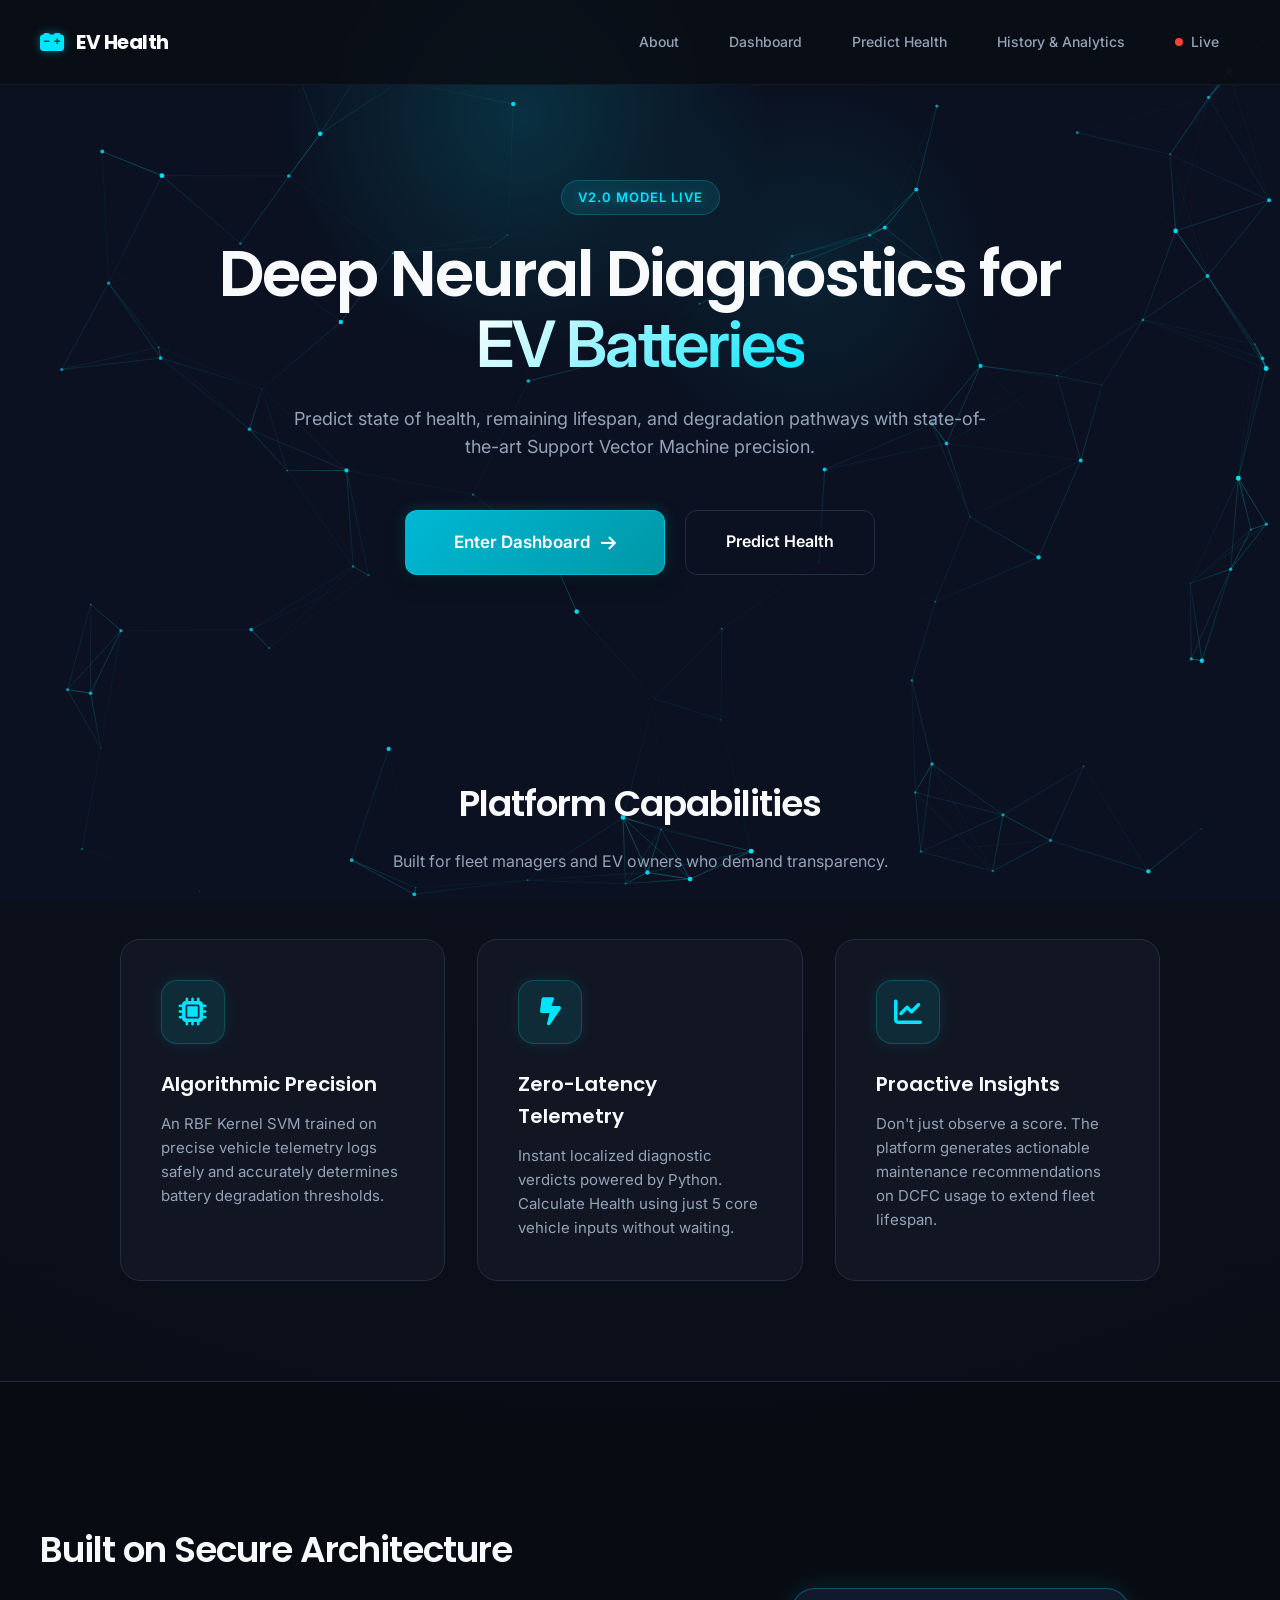
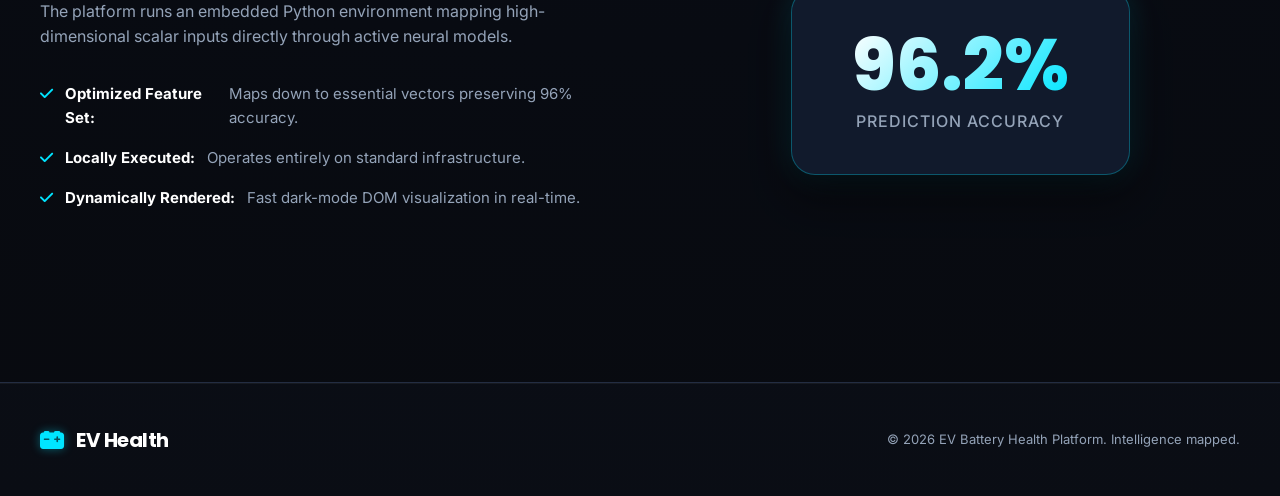
<file: index.html>
<!DOCTYPE html>
<html lang="en">
<head>
    <meta charset="UTF-8">
    <meta name="viewport" content="width=device-width, initial-scale=1.0">
    <meta name="description" content="EV Battery Health Prediction - AI-Powered Diagnostics Platform">
    <title>EV Battery Health | Neural Diagnostics</title>
    <!-- Fonts -->
    <link href="https://fonts.googleapis.com/css2?family=Inter:wght@300;400;500;600;700&family=Poppins:wght@400;500;600;700;800&display=swap" rel="stylesheet">
    <!-- FontAwesome -->
    <link rel="stylesheet" href="https://cdnjs.cloudflare.com/ajax/libs/font-awesome/6.4.0/css/all.min.css">
    <!-- Main Style -->
    <link rel="stylesheet" href="style.css">
    <!-- Favicon -->
    <link rel="icon" type="image/svg+xml" href="favicon.svg">
</head>
<body class="landing-body">
    <canvas id="bg-canvas"></canvas>

    <!-- Landing Navigation -->
    <nav class="premium-navbar">
        <div class="nav-container">
            <a href="index.html" class="logo" style="text-decoration: none;">
                <i class="fa-solid fa-car-battery logo-icon"></i>
                <div class="logo-text">EV Health</div>
            </a>
            <div class="nav-links">
                <a href="#features" class="nav-item">About</a>
                <a href="dashboard.html" class="nav-item">Dashboard</a>
                <a href="dashboard.html#predict-view" class="nav-item">Predict Health</a>
                <a href="dashboard.html#analytics-view" class="nav-item">History & Analytics</a>
                <div class="nav-item live-indicator"><div class="live-dot"></div> Live</div>
            </div>
        </div>
    </nav>

    <!-- Hero Section -->
    <header class="hero-section">
        <div class="hero-glow-1"></div>
        <div class="hero-glow-2"></div>
        
        <div class="hero-container">
            <div class="hero-badge">v2.0 Model Live</div>
            <h1 class="hero-title">Deep Neural Diagnostics for<br><span class="text-gradient">EV Batteries</span></h1>
            <p class="hero-subtitle">Predict state of health, remaining lifespan, and degradation pathways with state-of-the-art Support Vector Machine precision.</p>
            
            <div class="hero-actions">
                <a href="dashboard.html" class="primary-btn massive-btn glowing-btn">
                    Enter Dashboard <i class="fa-solid fa-arrow-right"></i>
                </a>
                <a href="dashboard.html#predict-view" class="secondary-btn massive-btn ghost-btn">
                    Predict Health
                </a>
            </div>
        </div>
    </header>

    <!-- Features Section -->
    <section id="features" class="features-section">
        <div class="section-header">
            <h2>Platform Capabilities</h2>
            <p>Built for fleet managers and EV owners who demand transparency.</p>
        </div>
        
        <div class="features-grid">
            <div class="feature-card">
                <div class="feature-icon"><i class="fa-solid fa-microchip"></i></div>
                <h3>Algorithmic Precision</h3>
                <p>An RBF Kernel SVM trained on precise vehicle telemetry logs safely and accurately determines battery degradation thresholds.</p>
            </div>
            <div class="feature-card">
                <div class="feature-icon"><i class="fa-solid fa-bolt-lightning"></i></div>
                <h3>Zero-Latency Telemetry</h3>
                <p>Instant localized diagnostic verdicts powered by Python. Calculate Health using just 5 core vehicle inputs without waiting.</p>
            </div>
            <div class="feature-card">
                <div class="feature-icon"><i class="fa-solid fa-chart-line"></i></div>
                <h3>Proactive Insights</h3>
                <p>Don't just observe a score. The platform generates actionable maintenance recommendations on DCFC usage to extend fleet lifespan.</p>
            </div>
        </div>
    </section>

    <!-- Technology / Architecture Section -->
    <section id="technology" class="tech-section">
        <div class="tech-container">
            <div class="tech-text">
                <h2>Built on Secure Architecture</h2>
                <p>The platform runs an embedded Python environment mapping high-dimensional scalar inputs directly through active neural models.</p>
                <ul class="tech-list">
                    <li><i class="fa-solid fa-check text-primary"></i> <strong>Optimized Feature Set:</strong> Maps down to essential vectors preserving 96% accuracy.</li>
                    <li><i class="fa-solid fa-check text-primary"></i> <strong>Locally Executed:</strong> Operates entirely on standard infrastructure.</li>
                    <li><i class="fa-solid fa-check text-primary"></i> <strong>Dynamically Rendered:</strong> Fast dark-mode DOM visualization in real-time.</li>
                </ul>
            </div>
            <div class="tech-visual">
                <div class="floating-stat-card">
                    <div class="stat-value text-gradient">96.2%</div>
                    <div class="stat-label">Prediction Accuracy</div>
                </div>
            </div>
        </div>
    </section>

    <!-- Landing Footer -->
    <footer class="landing-footer">
        <div class="footer-content">
            <div class="logo">
                <i class="fa-solid fa-car-battery logo-icon"></i>
                <div class="logo-text">EV Health</div>
            </div>
            <p class="copyright">&copy; 2026 EV Battery Health Platform. Intelligence mapped.</p>
        </div>
    </footer>

    <script src="script.js"></script>
</body>
</html>
</file>
<file: style.css>
/* =========================================================
   EV Battery Health Predictor - Premium Dark Style Sheet
   ========================================================= */

   :root {
    /* Premium Color Palette (Obsidian & Electric Cyan) */
    --primary-blue: #00E5FF;     /* Electric Cyan */
    --dark-blue: #00B8D4;        /* Deep Cyan */
    --success-green: #10B981;    /* Emerald 500 */
    --warning-amber: #F59E0B;    /* Amber 500 */
    --danger-red: #F43F5E;       /* Rose 500 */
    --bg-gray: #0A0D14;          /* Deep Obsidian Background */
    --card-white: #151A28;       /* Elevated Dark Surface */
    --text-dark: #F8FAFC;        /* Bright White Text */
    --text-gray: #94A3B8;        /* Muted Text */
    --border-soft: #232D42;      /* Distinct Subdued Border */
    
    /* Layout */
    --sidebar-width: 260px;
    --header-height: 72px;
    
    /* Shadows & Effects (Dark Glows & Shadows) */
    --shadow-sm: 0 4px 6px -1px rgba(0, 0, 0, 0.4);
    --shadow-md: 0 10px 15px -3px rgba(0, 0, 0, 0.5);
    --shadow-lg: 0 20px 25px -5px rgba(0, 0, 0, 0.6), 0 0 15px rgba(0, 229, 255, 0.05);
    --border-radius: 16px;
    --radius-lg: 16px;
    --transition-speed: 0.3s;
}

#bg-canvas {
    position: fixed;
    top: 0;
    left: 0;
    width: 100%;
    height: 100%;
    z-index: -2;
    pointer-events: none;
    background: #0B1120;
}

/* Base Styles */
* {
    margin: 0;
    padding: 0;
    box-sizing: border-box;
    font-family: 'Inter', sans-serif;
}

body {
    background-color: var(--bg-gray);
    color: var(--text-dark);
    font-size: 15px;
    line-height: 1.6;
    -webkit-font-smoothing: antialiased;
}

.unified-body {
    background: radial-gradient(circle at top center, #0B1120 0%, var(--bg-gray) 100%);
    min-height: 100vh;
}

h1, h2, h3, h4, h5, h6 {
    font-family: 'Poppins', sans-serif;
    color: var(--text-dark);
    font-weight: 600;
}

a {
    text-decoration: none;
    color: var(--primary-blue);
}

/* Scrollbar */
::-webkit-scrollbar { width: 6px; height: 6px; }
::-webkit-scrollbar-track { background: var(--bg-gray); }
::-webkit-scrollbar-thumb {
    background: #334155;
    border-radius: 4px;
}
::-webkit-scrollbar-thumb:hover { background: var(--text-gray); }

/* =========================================
   Layout Containers
   ========================================= */
.app-container { display: flex; min-height: 100vh; }

/* Main App Unified Layout */
.main-container {
    flex: 1;
    padding: 90px 40px 20px; /* Offset for fixed top navbar */
    max-width: 1400px;
    margin: 0 auto;
    width: 100%;
}

.premium-navbar {
    position: fixed; width: 100%; top: 0; z-index: 1000;
    background: rgba(10, 13, 20, 0.85);
    backdrop-filter: blur(16px);
    border-bottom: 1px solid rgba(255, 255, 255, 0.05);
}

.premium-navbar .nav-links {
    display: flex; align-items: center; gap: 8px;
}

.premium-navbar .nav-item {
    margin: 0; padding: 10px 20px; border-radius: 30px;
    color: var(--text-gray); font-weight: 500; font-size: 14px;
    text-decoration: none; transition: all 0.2s ease;
    border: 1px solid transparent;
}

.premium-navbar .nav-item:hover {
    color: var(--text-dark); background: rgba(255, 255, 255, 0.05);
}

.premium-navbar .nav-item.active {
    background: rgba(0, 229, 255, 0.1); border-color: rgba(0, 229, 255, 0.2);
    color: var(--primary-blue); font-weight: 600;
    text-shadow: 0 0 8px rgba(0, 229, 255, 0.5);
}

/* Live Indicator */
.live-indicator { display: flex; align-items: center; gap: 8px; color: var(--text-gray); font-weight: 600; cursor: default; }
.live-indicator:hover { background: none !important; color: var(--text-gray) !important; }
.live-dot { width: 8px; height: 8px; background-color: #F44336; border-radius: 50%; animation: pulseLive 2s infinite; }
@keyframes pulseLive {
    0% { box-shadow: 0 0 0 0 rgba(244, 67, 54, 0.7); }
    70% { box-shadow: 0 0 0 6px rgba(244, 67, 54, 0); }
    100% { box-shadow: 0 0 0 0 rgba(244, 67, 54, 0); }
}

/* Nav Logo Styling */
.logo { display: flex; align-items: center; text-decoration: none; }
.logo-icon { font-size: 24px; margin-right: 12px; color: var(--primary-blue); text-shadow: 0 0 10px rgba(0, 229, 255, 0.4); }
.logo-text { font-family: 'Poppins', sans-serif; font-weight: 700; font-size: 20px; letter-spacing: -0.5px; white-space: nowrap; color: #FFF; }

.user-profile { display: flex; align-items: center; gap: 14px; }
.user-avatar {
    width: 42px; height: 42px;
    background: linear-gradient(135deg, var(--bg-gray), var(--card-white));
    border: 1px solid var(--border-soft); border-radius: 50%;
    display: flex; align-items: center; justify-content: center;
    color: var(--primary-blue); font-size: 16px;
    box-shadow: 0 4px 10px rgba(0, 0, 0, 0.3);
}

.mobile-menu-toggle {
    display: none; background: none; border: none; font-size: 22px;
    color: var(--text-dark); cursor: pointer;
}

/* Views */
.view-section { display: none; }
.view-section.active { display: block; animation: fadeUp 0.5s ease-out; }

@keyframes fadeUp {
    from { opacity: 0; transform: translateY(15px); }
    to { opacity: 1; transform: translateY(0); }
}

.page-header { margin-bottom: 32px; }
.page-header h2 { font-size: 28px; margin-bottom: 6px; letter-spacing: -0.5px; }
.page-header p { color: var(--text-gray); font-size: 15px; }

/* =========================================
   Components
   ========================================= */

/* Gradient Hero */
.gradient-hero {
    background: linear-gradient(135deg, #0A0D14 0%, #111A2C 100%);
    border: 1px solid var(--border-soft); border-radius: 20px;
    padding: 48px; color: white; margin-bottom: 32px;
    box-shadow: var(--shadow-lg); position: relative; overflow: hidden;
}

/* Soft decorative glow circles */
.gradient-hero::before {
    content: ''; position: absolute; top: -30%; right: -5%; width: 400px; height: 400px;
    background: radial-gradient(circle, rgba(0,229,255,0.15) 0%, rgba(0,229,255,0) 70%);
    border-radius: 50%; z-index: 1; pointer-events: none;
}

.hero-content { display: flex; align-items: center; gap: 28px; position: relative; z-index: 2; }
.hero-icon { font-size: 56px; color: var(--primary-blue); text-shadow: 0 0 20px rgba(0, 229, 255, 0.3); }
.gradient-hero h1 { color: white; font-size: 32px; margin-bottom: 8px; letter-spacing: -1px; }
.gradient-hero p { font-size: 16px; color: var(--text-gray); font-weight: 300; }

/* Cards */
.card, .input-card {
    background: var(--card-white); border-radius: var(--border-radius);
    border: 1px solid var(--border-soft); box-shadow: var(--shadow-md);
    transition: transform var(--transition-speed), box-shadow var(--transition-speed);
}
.hover-lift:hover { transform: translateY(-3px); box-shadow: 0 15px 30px rgba(0, 0, 0, 0.6), 0 0 10px rgba(0, 229, 255, 0.05); border-color: rgba(0, 229, 255, 0.2); }

.card-header { padding: 24px; border-bottom: 1px solid rgba(255, 255, 255, 0.03); display: flex; align-items: center; gap: 14px; }
.icon-box {
    width: 40px; height: 40px; background: rgba(0, 229, 255, 0.1);
    color: var(--primary-blue); border-radius: 10px;
    display: flex; align-items: center; justify-content: center; font-size: 18px;
    border: 1px solid rgba(0, 229, 255, 0.2);
}
.card-header h3 { font-size: 17px; font-weight: 600; }
.card-body { padding: 28px 24px; }

/* Form inputs & Optimized Dual Grid Layout */
.centered-grid { display: grid; grid-template-columns: repeat(auto-fit, minmax(380px, 1fr)); gap: 32px; margin-bottom: 40px; max-width: 1000px; }

.input-group { margin-bottom: 24px; }
.input-group label {
    display: flex; justify-content: space-between; font-size: 13px; font-weight: 600;
    color: var(--text-gray); margin-bottom: 10px;
}
.slider-val { color: var(--primary-blue); font-weight: 700; text-shadow: 0 0 8px rgba(0, 229, 255, 0.4); }

.input-with-icon { position: relative; display: flex; align-items: center; }
.input-with-icon i:not(.fa-check) { position: absolute; left: 16px; color: var(--text-gray); font-size: 16px; }

.input-with-icon input[type="number"], .input-with-icon select {
    width: 100%; padding: 14px 16px 14px 44px;
    border: 1px solid var(--border-soft); border-radius: 10px; background: #0A0D14;
    font-size: 15px; color: var(--text-dark); outline: none; transition: all 0.2s; appearance: none;
}
.input-with-icon select {
    background-image: url("data:image/svg+xml;charset=US-ASCII,%3Csvg%20xmlns%3D%22http%3A%2F%2Fwww.w3.org%2F2000%2Fsvg%22%20width%3D%22292.4%22%20height%3D%22292.4%22%3E%3Cpath%20fill%3D%22%2394A3B8%22%20d%3D%22M287%2069.4a17.6%2017.6%200%200%200-13-5.4H18.4c-5%200-9.3%201.8-12.9%205.4A17.6%2017.6%200%200%200%200%2082.2c0%205%201.8%209.3%205.4%2012.9l128%20127.9c3.6%203.6%207.8%205.4%2012.8%205.4s9.2-1.8%2012.8-5.4L287%2095c3.5-3.5%205.4-7.8%205.4-12.8%200-5-1.9-9.2-5.5-12.8z%22%2F%3E%3C%2Fsvg%3E");
    background-repeat: no-repeat, repeat; background-position: right 1em top 50%, 0 0; background-size: .65em auto, 100%;
}
.input-with-icon input:focus, .input-with-icon select:focus {
    border-color: var(--primary-blue); background: #111A2C;
    box-shadow: 0 0 0 3px rgba(0, 229, 255, 0.15);
}

/* Sliders */
.range-container { padding: 8px 0; }
.range-container i { display: none; }
.custom-slider {
    -webkit-appearance: none;
    appearance: none;
    width: 100%; height: 6px; background: #232D42; border-radius: 4px; outline: none;
}
.custom-slider::-webkit-slider-thumb {
    -webkit-appearance: none; appearance: none; width: 24px; height: 24px; border-radius: 50%;
    background: var(--card-white); border: 2px solid var(--primary-blue); cursor: pointer;
    box-shadow: 0 0 10px rgba(0, 229, 255, 0.5); transition: transform 0.1s;
}
.custom-slider::-webkit-slider-thumb:hover { transform: scale(1.1); background: var(--primary-blue); }

/* Buttons */
.submit-action-container { text-align: left; }
.primary-btn {
    background: linear-gradient(135deg, var(--dark-blue) 0%, #0097A7 100%);
    color: #FFF; border: 1px solid rgba(0, 229, 255, 0.3); border-radius: 30px;
    padding: 14px 32px; font-size: 16px; font-weight: 600; cursor: pointer;
    box-shadow: 0 8px 20px rgba(0, 0, 0, 0.4), 0 0 15px rgba(0, 229, 255, 0.2);
    transition: all var(--transition-speed); display: inline-flex; align-items: center; gap: 10px;
}
.primary-btn:hover {
    transform: translateY(-2px); box-shadow: 0 12px 24px rgba(0, 0, 0, 0.6), 0 0 25px rgba(0, 229, 255, 0.4);
    background: linear-gradient(135deg, var(--primary-blue) 0%, var(--dark-blue) 100%);
}
.primary-btn.massive-btn { font-size: 17px; padding: 18px 48px; border-radius: 12px;}

.primary-btn-small {
    background: rgba(0, 229, 255, 0.1); color: var(--primary-blue); border: 1px solid rgba(0, 229, 255, 0.3);
    border-radius: 8px; padding: 8px 18px; font-weight: 600; font-size: 13px; cursor: pointer; transition: all 0.2s;
}
.primary-btn-small:hover { background: rgba(0, 229, 255, 0.2); box-shadow: 0 0 10px rgba(0, 229, 255, 0.2); }

.secondary-btn:hover { background: rgba(255, 255, 255, 0.05); border-color: var(--text-gray); }

/* Table Action Buttons */
.action-btn-group { display: flex; gap: 8px; justify-content: flex-start; }
.action-btn {
    width: 32px; height: 32px; border-radius: 8px; border: 1px solid var(--border-soft);
    display: flex; align-items: center; justify-content: center; cursor: pointer;
    transition: all 0.2s; background: rgba(255, 255, 255, 0.03); font-size: 14px;
}
.view-btn { color: var(--primary-blue); }
.view-btn:hover { background: rgba(0, 229, 255, 0.1); border-color: rgba(0, 229, 255, 0.3); transform: translateY(-1px); }
.delete-btn { color: var(--danger-red); }
.delete-btn:hover { background: rgba(255, 67, 54, 0.1); border-color: rgba(255, 67, 54, 0.3); transform: translateY(-1px); }

/* =========================================
   Results Panel
   ========================================= */
.hidden { display: none !important; }
.action-footer { 
    margin-top: 40px; 
    padding-top: 32px;
    border-top: 1px solid rgba(255, 255, 255, 0.05);
    display: flex; 
    justify-content: center; 
}
.action-footer .primary-btn {
    padding: 18px 48px;
    font-size: 17px;
    border-radius: 14px;
    text-transform: uppercase;
    letter-spacing: 1px;
}
.section-divider { border: 0; height: 1px; background: rgba(255, 255, 255, 0.05); margin: 48px 0; }

.hero-result-card {
    background: linear-gradient(180deg, #1A2133 0%, var(--card-white) 100%);
    border-radius: 20px; padding: 48px 40px; text-align: center;
    box-shadow: inset 0 1px 0 rgba(255,255,255,0.05), var(--shadow-lg); border: 1px solid var(--border-soft);
    margin-bottom: 32px; display: flex; flex-direction: column; align-items: center;
}
.gauge-container { position: relative; width: 280px; height: 160px; margin: 0 auto 32px; }
.gauge-value {
    position: absolute; bottom: 0; left: 50%; transform: translateX(-50%);
    font-size: 56px; font-family: 'Poppins', sans-serif; font-weight: 700;
    color: var(--text-dark); letter-spacing: -2px; line-height: 1; text-shadow: 0 4px 10px rgba(0,0,0,0.5);
}
.gauge-label {
    position: absolute; bottom: -28px; left: 50%; transform: translateX(-50%);
    color: var(--text-gray); font-weight: 600; text-transform: uppercase; font-size: 13px; letter-spacing: 1px;
}
.status-badge {
    padding: 10px 28px; border-radius: 30px; font-weight: 700; font-size: 16px;
    color: white; margin-top: 24px; text-transform: uppercase; letter-spacing: 1px;
    box-shadow: 0 4px 15px rgba(0,0,0,0.3); border: 1px solid rgba(255,255,255,0.1);
}

.result-metrics-row { display: grid; grid-template-columns: repeat(auto-fit, minmax(280px, 1fr)); gap: 24px; margin-bottom: 32px; }
.metric-card {
    background: var(--card-white); padding: 24px; border-radius: 16px;
    display: flex; align-items: center; gap: 20px; border: 1px solid var(--border-soft); box-shadow: var(--shadow-md);
}
.metric-icon {
    width: 56px; height: 56px; border-radius: 14px; display: flex; align-items: center; justify-content: center;
    font-size: 24px; color: white; background: rgba(255, 255, 255, 0.05); border: 1px solid rgba(255, 255, 255, 0.1);
}
.blue-bg { color: var(--primary-blue); background: rgba(0, 229, 255, 0.1); border-color: rgba(0, 229, 255, 0.2); text-shadow: 0 0 10px rgba(0, 229, 255, 0.5); }
.green-bg { color: var(--success-green); background: rgba(16, 185, 129, 0.1); border-color: rgba(16, 185, 129, 0.2); }
.red-bg { color: var(--danger-red); background: rgba(244, 63, 94, 0.1); border-color: rgba(244, 63, 94, 0.2); }
.amber-bg { color: var(--warning-amber); background: rgba(245, 158, 11, 0.1); border-color: rgba(245, 158, 11, 0.2); }

.metric-info h4 { color: var(--text-gray); font-size: 13px; font-weight: 600; margin-bottom: 4px; text-transform: uppercase; letter-spacing: 0.5px; }
.metric-info h3 { font-size: 24px; margin-bottom: 6px; }
.sub-text { font-size: 13px; font-weight: 500; color: var(--text-gray); }

.mini-progress { height: 6px; background: #0A0D14; border-radius: 3px; margin-top: 8px; overflow: hidden; }
.mini-progress .fill { height: 100%; background: var(--primary-blue); box-shadow: 0 0 8px var(--primary-blue); }

.results-charts-grid { display: grid; grid-template-columns: repeat(auto-fit, minmax(450px, 1fr)); gap: 24px; margin-bottom: 32px; }
.chart-card { padding: 28px; }
.chart-card h3 { margin-bottom: 20px; font-size: 17px; }
.chart-container { position: relative; height: 320px; width: 100%; }

/* Dashboard Home Layout */
.metrics-grid { display: grid; grid-template-columns: repeat(auto-fit, minmax(240px, 1fr)); gap: 24px; margin-bottom: 32px; }
.trend { display: flex; align-items: center; gap: 4px; font-size: 13px; font-weight: 600; margin-top: 6px; }
.trend.up { color: var(--success-green); }
.trend.down { color: var(--danger-red); }

.dashboard-charts-row { display: grid; grid-template-columns: 1fr 2fr; gap: 24px; margin-bottom: 32px; }
@media (max-width: 1024px) { .dashboard-charts-row { grid-template-columns: 1fr; } }

/* Tables */
.table-card { overflow: hidden; }
.data-table { width: 100%; border-collapse: collapse; }
.data-table th, .data-table td { padding: 18px 24px; text-align: left; border-bottom: 1px solid rgba(255, 255, 255, 0.03); }
.data-table th { background: #0F1420; color: var(--text-gray); font-weight: 700; font-size: 12px; text-transform: uppercase; letter-spacing: 0.5px;}
.badge { padding: 6px 12px; border-radius: 20px; font-size: 12px; font-weight: 600; border: 1px solid transparent; }
.badge.green { background: rgba(16, 185, 129, 0.1); color: var(--success-green); border-color: rgba(16, 185, 129, 0.3); }
.badge.red { background: rgba(244, 63, 94, 0.1); color: var(--danger-red); border-color: rgba(244, 63, 94, 0.3); }
.badge.amber { background: rgba(245, 158, 11, 0.1); color: var(--warning-amber); border-color: rgba(245, 158, 11, 0.3); }

/* Insights Panel */
.insights-panel {
    background: var(--card-white); border-radius: 16px; padding: 32px;
    box-shadow: var(--shadow-md); border: 1px solid var(--border-soft); margin-bottom: 32px;
}
.insights-panel h3 { margin-bottom: 24px; display: flex; align-items: center; gap: 10px; font-size: 18px; }
.text-warning { color: var(--warning-amber); }
.insights-grid { display: grid; grid-template-columns: repeat(auto-fit, minmax(320px, 1fr)); gap: 20px; }
.insight-box { padding: 20px; border-radius: 12px; border-left: 4px solid; display: flex; gap: 16px; align-items: flex-start; background: rgba(255, 255, 255, 0.02);}
.insight-box.info { border-color: var(--primary-blue); color: var(--text-dark); }
.insight-box.info i { color: var(--primary-blue); }
.insight-box.warning { border-color: var(--warning-amber); color: var(--text-dark); }
.insight-box.warning i { color: var(--warning-amber); }
.insight-box.success { border-color: var(--success-green); color: var(--text-dark); }
.insight-box.success i { color: var(--success-green); }
.insight-box.alert { border-color: var(--danger-red); color: var(--text-dark); }
.insight-box.alert i { color: var(--danger-red); }
.insight-box i { font-size: 24px; margin-top: 2px; }
.insight-box strong { font-size: 15px; display: block; margin-bottom: 4px; font-weight: 700; color: #FFF; }
.insight-box p { font-size: 14px; color: var(--text-gray); }

.action-footer { display: flex; gap: 16px; justify-content: center; }

/* Loading Screen */
.loading-screen {
    position: fixed; top: 0; left: 0; right: 0; bottom: 0;
    background: var(--bg-gray); z-index: 1000; display: flex; align-items: center; justify-content: center;
    opacity: 0; pointer-events: none; transition: opacity 0.4s;
}
.loading-screen.active { opacity: 1; pointer-events: all; }
.loader-content { text-align: center; color: var(--text-dark); }
.loader-icon { font-size: 56px; color: var(--primary-blue); margin-bottom: 24px; animation: bounce 2s infinite ease-in-out; text-shadow: 0 0 20px rgba(0,229,255,0.4); }
.loader-bar { width: 240px; height: 4px; background: var(--border-soft); margin: 20px auto; border-radius: 2px; overflow: hidden; }
.loader-bar .fill { height: 100%; width: 0%; background: var(--primary-blue); box-shadow: 0 0 10px var(--primary-blue); animation: load 1.5s infinite ease; }

@keyframes bounce { 0%, 100% { transform: translateY(0); } 50% { transform: translateY(-10px); } }
@keyframes load { 0% { transform: translateX(-100%); } 100% { transform: translateX(200%); } }

/* About View Extends */
.about-grid { display: grid; grid-template-columns: repeat(auto-fit, minmax(400px, 1fr)); gap: 24px; }
.formula-box { background: #0A0D14; padding: 16px; border-radius: 8px; margin-top: 16px; border: 1px solid var(--border-soft); font-family: monospace; text-align: center; font-size: 16px; color: var(--primary-blue); font-weight: 600; text-shadow: 0 0 8px rgba(0,229,255,0.2);}
.flowchart { display: flex; align-items: center; justify-content: space-between; background: #0A0D14; border: 1px solid var(--border-soft); padding: 24px; border-radius: 12px; }
.flow-step { display: flex; flex-direction: column; align-items: center; gap: 12px; font-weight: 600; font-size: 14px; color: var(--text-gray);}
.flow-step i { font-size: 32px; color: var(--primary-blue); text-shadow: 0 0 15px rgba(0,229,255,0.3);}
.flow-arrow { color: var(--text-gray); font-size: 20px; opacity: 0.5;}

.app-footer { text-align: center; padding: 24px; color: var(--text-gray); font-size: 13px; margin-top: auto; border-top: 1px solid var(--border-soft); }

/* Responsive Adjustments */
@media (max-width: 1200px) {
    .sidebar { transform: translateX(-100%); }
    .sidebar.open { transform: translateX(0); box-shadow: 20px 0 30px rgba(0,0,0,0.5); }
    .main-content { margin-left: 0; }
    .menu-toggle { display: block; }
    .mobile-nav { display: flex; }
    .app-container { padding-bottom: 60px; }
    .topbar { padding: 0 24px; background: var(--bg-gray); border-bottom: 1px solid var(--border-soft);}
    .breadcrumbs { display: none; }
    .centered-grid { grid-template-columns: 1fr; }
}

@media (max-width: 768px) {
    .view-container { padding: 20px 16px 80px; }
    .gradient-hero { padding: 32px 24px; }
    .gradient-hero h1 { font-size: 24px; }
    .hero-icon { display: none; }
    .results-charts-grid, .about-grid { grid-template-columns: 1fr; }
    .flowchart { flex-direction: column; gap: 24px; }
    .flow-arrow { transform: rotate(90deg); }
    .metrics-grid { grid-template-columns: 1fr; }
}

/* =========================================
   Landing Page Specific Styles
   ========================================= */
.landing-body {
    background: radial-gradient(circle at top center, #0B1120 0%, var(--bg-gray) 100%);
    color: var(--text-dark);
    display: flex;
    flex-direction: column;
    min-height: 100vh;
}

/* Landing Navigation */
.landing-nav {
    position: fixed; width: 100%; top: 0; z-index: 1000;
    background: rgba(10, 13, 20, 0.8);
    backdrop-filter: blur(12px);
    border-bottom: 1px solid rgba(255, 255, 255, 0.05);
}
.nav-container {
    max-width: 1400px; margin: 0 auto; padding: 20px 40px;
    display: flex; justify-content: space-between; align-items: center;
}
.nav-links { display: flex; align-items: center; gap: 32px; }
.nav-link { color: var(--text-gray); font-weight: 500; font-size: 15px; transition: color 0.2s; }
.nav-link:hover { color: #FFF; }
.launch-btn { padding: 12px 24px; font-size: 14px; }

/* Landing Hero */
.hero-section {
    position: relative; padding: 180px 40px 100px; text-align: center;
    overflow: hidden; max-width: 1400px; margin: 0 auto;
}
.hero-glow-1 {
    position: absolute; top: -20%; left: 10%; width: 500px; height: 500px;
    background: radial-gradient(circle, rgba(0,229,255,0.15) 0%, rgba(0,229,255,0) 70%);
    border-radius: 50%; pointer-events: none; z-index: -1;
}
.hero-glow-2 {
    position: absolute; top: 10%; right: 10%; width: 400px; height: 400px;
    background: radial-gradient(circle, rgba(0,184,212,0.1) 0%, rgba(0,184,212,0) 70%);
    border-radius: 50%; pointer-events: none; z-index: -1;
}
.hero-container { max-width: 900px; margin: 0 auto; z-index: 2; position: relative; }
.hero-badge {
    display: inline-block; padding: 6px 16px; border-radius: 30px;
    background: rgba(0, 229, 255, 0.1); border: 1px solid rgba(0, 229, 255, 0.2);
    color: var(--primary-blue); font-size: 13px; font-weight: 600; text-transform: uppercase;
    letter-spacing: 1px; margin-bottom: 24px; text-shadow: 0 0 10px rgba(0,229,255,0.4);
}
.hero-title { font-size: 64px; line-height: 1.1; margin-bottom: 24px; letter-spacing: -2px; }
.text-gradient {
    background: linear-gradient(135deg, #FFF 0%, var(--primary-blue) 100%);
    -webkit-background-clip: text;
    background-clip: text;
    -webkit-text-fill-color: transparent;
}
.hero-subtitle { font-size: 18px; color: var(--text-gray); margin-bottom: 48px; max-width: 700px; margin-left: auto; margin-right: auto; line-height: 1.6;}
.hero-actions { display: flex; gap: 20px; justify-content: center; }

.ghost-btn {
    background: transparent; color: #FFF; border: 1px solid var(--border-soft);
    padding: 18px 40px; font-size: 16px; font-weight: 600; border-radius: 12px;
    transition: all 0.2s;
}
.ghost-btn:hover { background: rgba(255, 255, 255, 0.05); border-color: rgba(255,255,255,0.2); }
.glowing-btn { border-radius: 12px; padding: 18px 40px; font-size: 16px; }

/* Features Section */
.features-section { padding: 100px 40px; max-width: 1400px; margin: 0 auto; }
.section-header { text-align: center; margin-bottom: 64px; }
.section-header h2 { font-size: 36px; margin-bottom: 16px; letter-spacing: -1px; }
.section-header p { color: var(--text-gray); font-size: 16px; }

.features-grid { display: grid; grid-template-columns: repeat(auto-fit, minmax(300px, 1fr)); gap: 32px; }
.feature-card {
    background: #111622; border: 1px solid var(--border-soft); padding: 40px;
    border-radius: 20px; transition: transform 0.3s;
}
.feature-card:hover { transform: translateY(-5px); border-color: rgba(0, 229, 255, 0.2); box-shadow: 0 10px 30px rgba(0, 0, 0, 0.5); }
.feature-icon {
    width: 64px; height: 64px; background: rgba(0, 229, 255, 0.1); border: 1px solid rgba(0, 229, 255, 0.2);
    color: var(--primary-blue); font-size: 28px; border-radius: 16px;
    display: flex; align-items: center; justify-content: center; margin-bottom: 24px;
    box-shadow: 0 0 15px rgba(0,229,255,0.1);
}
.feature-card h3 { font-size: 20px; margin-bottom: 12px; }
.feature-card p { color: var(--text-gray); font-size: 15px; line-height: 1.6; }

/* Tech Section */
.tech-section { padding: 100px 40px; background: rgba(0, 0, 0, 0.2); border-top: 1px solid var(--border-soft); border-bottom: 1px solid var(--border-soft); }
.tech-container { max-width: 1200px; margin: 0 auto; display: grid; grid-template-columns: 1fr 1fr; gap: 80px; align-items: center; }
.tech-text h2 { font-size: 36px; margin-bottom: 20px; letter-spacing: -1px;}
.tech-text p { color: var(--text-gray); font-size: 16px; margin-bottom: 32px; }
.tech-list { list-style: none; margin-bottom: 32px; }
.tech-list li { margin-bottom: 16px; color: var(--text-gray); font-size: 15px; display: flex; align-items: flex-start; gap: 12px; }
.tech-list i { margin-top: 4px; color: var(--primary-blue); }
.tech-list strong { color: #FFF; }

.tech-visual { position: relative; height: 100%; min-height: 400px; display: flex; align-items: center; justify-content: center; }
.floating-stat-card {
    background: #111A2C; border: 1px solid rgba(0,229,255,0.3); padding: 40px 60px;
    border-radius: 24px; text-align: center; box-shadow: 0 20px 40px rgba(0,0,0,0.5), 0 0 30px rgba(0,229,255,0.15);
    animation: float 6s ease-in-out infinite;
}
@keyframes float {
    0%, 100% { transform: translateY(0); }
    50% { transform: translateY(-20px); }
}
.stat-value { font-size: 72px; font-weight: 800; font-family: 'Poppins', sans-serif; line-height: 1; margin-bottom: 8px; }
.stat-label { color: var(--text-gray); font-size: 16px; font-weight: 500; text-transform: uppercase; letter-spacing: 1px; }

/* Landing Footer */
.landing-footer { padding: 40px; border-top: 1px solid rgba(255,255,255,0.05); margin-top: auto; }
.footer-content { max-width: 1400px; margin: 0 auto; display: flex; justify-content: space-between; align-items: center; }
.copyright { color: var(--text-gray); font-size: 13px; }

@media (max-width: 900px) {
    .tech-container { grid-template-columns: 1fr; gap: 40px; }
    .hero-title { font-size: 48px; }
    .hero-actions { flex-direction: column; }
    .nav-links .nav-link { display: none; }
}

/* =========================================
   Diagnostic Scan Split Layout & Animation
   ========================================= */

.diagnostic-split-layout {
    display: grid;
    grid-template-columns: 1.6fr 1fr;
    gap: 24px;
    max-width: 1400px;
    margin-bottom: 24px;
}

.diagnostic-form-side {
    display: flex;
    flex-direction: column;
}

.form-cards-stack {
    display: grid;
    grid-template-columns: 1fr 1fr;
    gap: 16px;
}

/* Cyber Animation Wrapper */
.diagnostic-animation-side {
    display: flex;
    justify-content: center;
    align-items: center;
    position: relative;
    border-radius: var(--radius-lg);
    background: radial-gradient(circle at center, rgba(0, 229, 255, 0.05) 0%, transparent 70%);
    border: 1px solid rgba(255, 255, 255, 0.02);
    overflow: hidden;
    min-height: 400px;
}

.cyber-animation-wrapper {
    position: relative;
    width: 350px;
    height: 350px;
    display: flex;
    justify-content: center;
    align-items: center;
}

/* Battery Hologram */
.floating-battery {
    width: 250px;
    height: auto;
    z-index: 10;
    animation: floatGently 6s ease-in-out infinite;
    mix-blend-mode: screen;
}

@keyframes floatGently {
    0%, 100% { transform: translateY(0); }
    50% { transform: translateY(-15px); }
}

/* Scanning Rings */
.scanning-ring {
    position: absolute;
    border-radius: 50%;
    top: 50%; left: 50%;
    transform: translate(-50%, -50%);
}

.ring-bg {
    width: 340px; height: 340px;
    border: 1px dashed rgba(255, 255, 255, 0.1);
}

.ring-1 {
    width: 300px; height: 300px;
    border: 2px solid transparent;
    border-top-color: rgba(0, 229, 255, 0.8);
    border-bottom-color: rgba(0, 229, 255, 0.2);
    animation: spinClockwise 12s linear infinite;
    z-index: 5;
}

.ring-2 {
    width: 260px; height: 260px;
    border: 1px dashed rgba(255, 255, 255, 0.3);
    animation: spinCounterClockwise 20s linear infinite;
    z-index: 4;
}

.ring-3 {
    width: 140px; height: 140px;
    border: 2px dashed rgba(0, 229, 255, 0.6);
    animation: spinClockwise 8s linear infinite;
    z-index: 15;
    box-shadow: 0 0 15px rgba(0, 229, 255, 0.2), inset 0 0 15px rgba(0, 229, 255, 0.2);
}

/* Animated Beam */
.scan-beam {
    position: absolute;
    top: -50px;
    width: 100%;
    height: 10px;
    background: linear-gradient(90deg, transparent, rgba(0, 229, 255, 0.8), transparent);
    box-shadow: 0 0 15px rgba(0, 229, 255, 0.6);
    z-index: 12;
    animation: scanUpDown 4s ease-in-out infinite;
}

@keyframes scanUpDown {
    0%, 100% { top: 10%; opacity: 0; }
    10% { opacity: 1; }
    90% { opacity: 1; }
    50% { top: 90%; }
}

@keyframes spinClockwise {
    100% { transform: translate(-50%, -50%) rotate(360deg); }
}

@keyframes spinCounterClockwise {
    100% { transform: translate(-50%, -50%) rotate(-360deg); }
}

/* HUD elements */
.hud-element {
    position: absolute;
    display: flex;
    flex-direction: column;
    padding: 8px 12px;
    background: rgba(10, 13, 20, 0.8);
    border: 1px solid rgba(0, 229, 255, 0.3);
    border-radius: 4px;
    font-family: 'Inter', sans-serif;
    z-index: 20;
}

.hud-element.top-left { top: 20px; left: 20px; }
.hud-element.bottom-right { bottom: 20px; right: 20px; }

.hud-label { font-size: 10px; color: var(--text-gray); letter-spacing: 1px; }
.hud-value { font-size: 13px; color: var(--primary-blue); font-weight: 600; letter-spacing: 1px; }

.active-pulse { animation: pulseText 2s infinite; }
@keyframes pulseText { 0%, 100% { opacity: 1; } 50% { opacity: 0.5; } }

@media (max-width: 900px) {
    .diagnostic-split-layout { grid-template-columns: 1fr; }
    .diagnostic-animation-side { order: -1; min-height: 400px; }
    .form-cards-stack { grid-template-columns: 1fr; }
}
</file>
